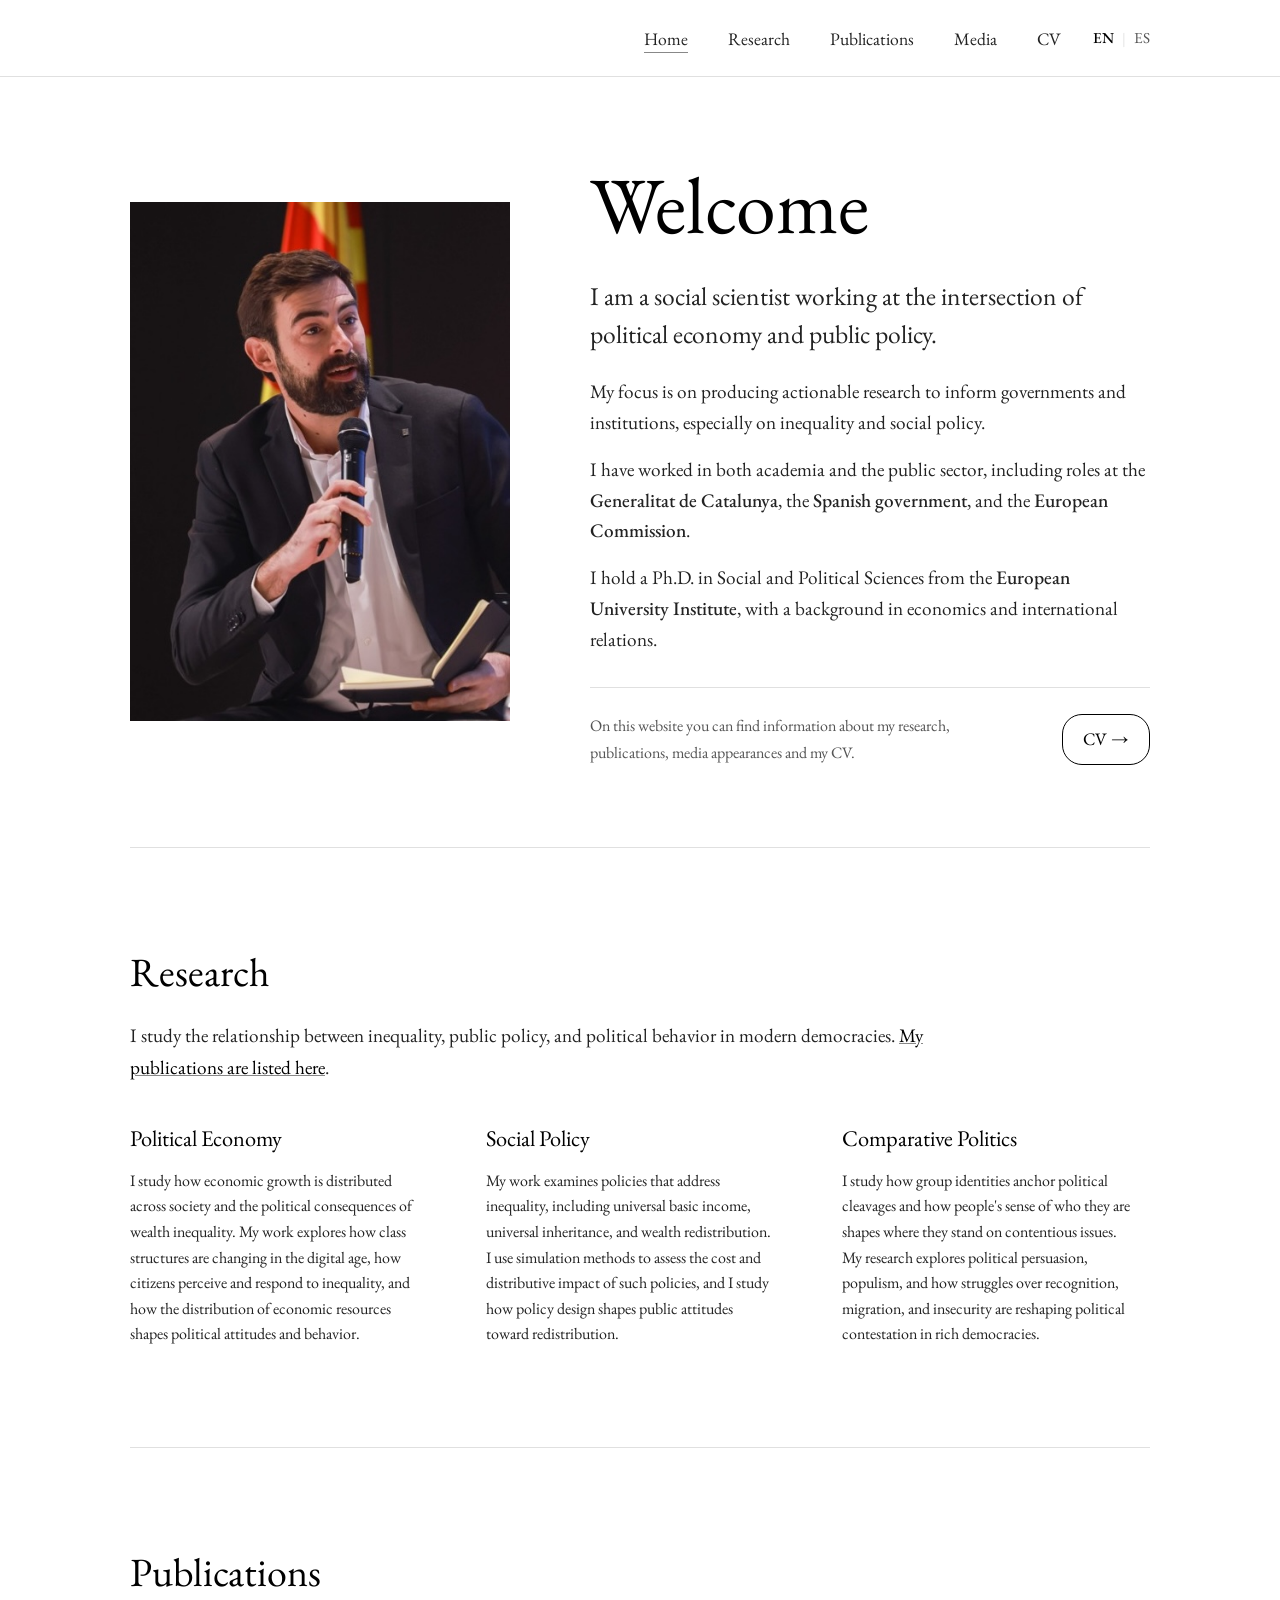
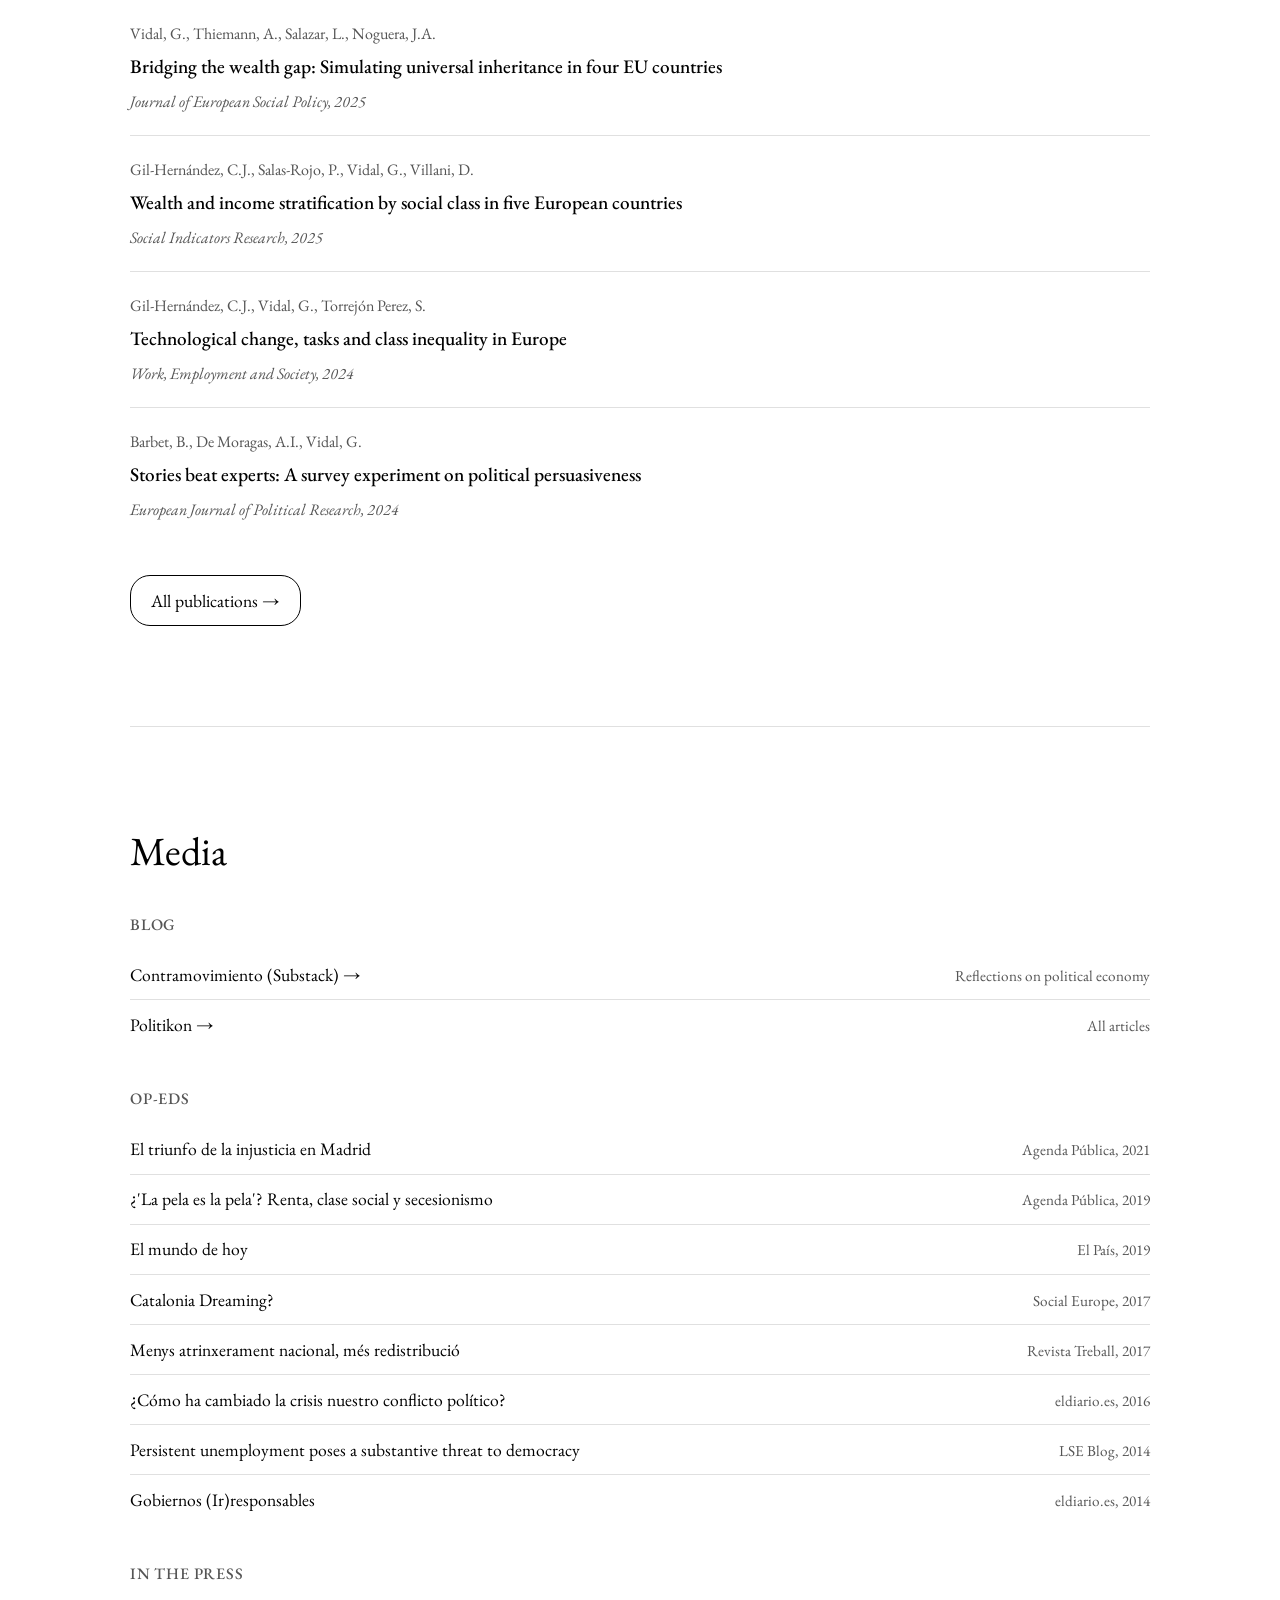
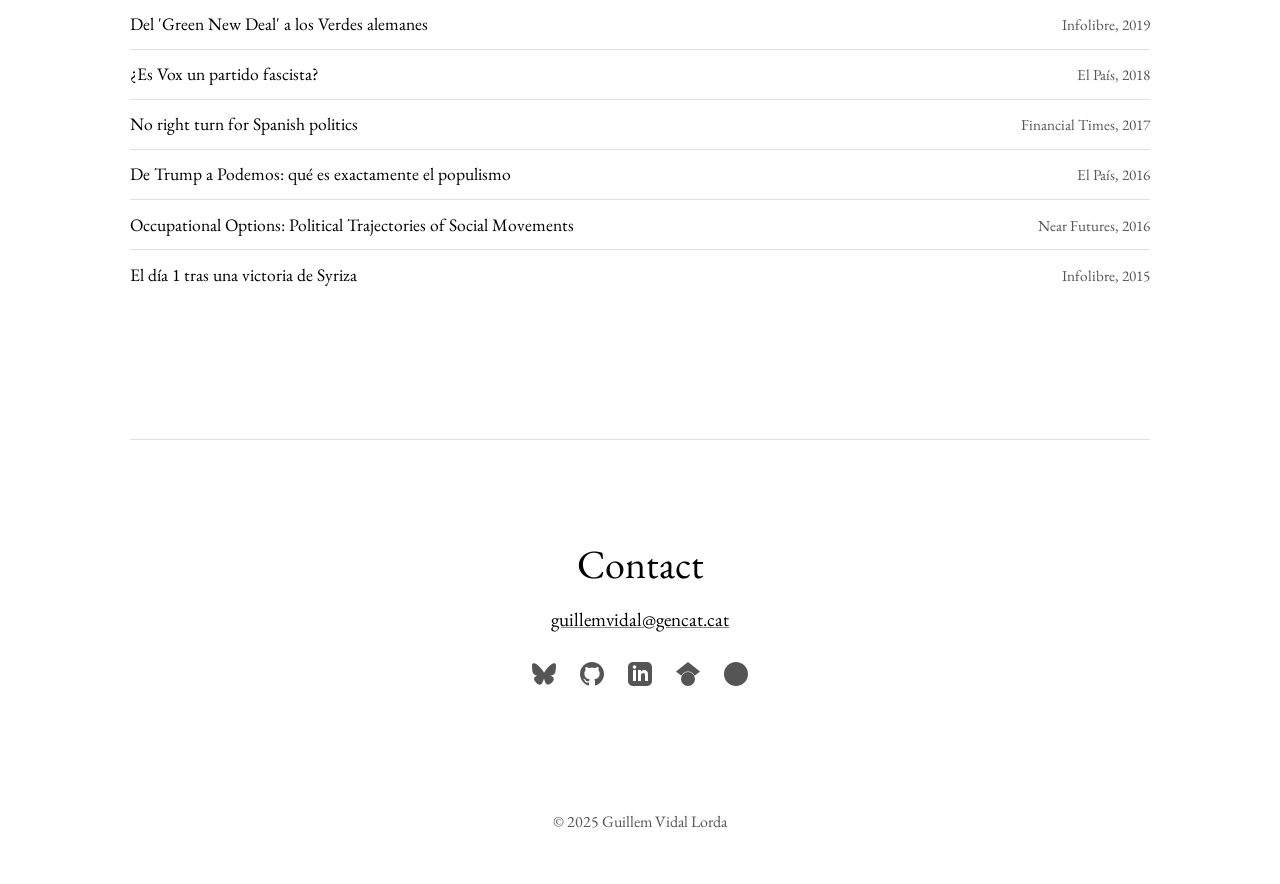
<file: static-site/index.html>
<!DOCTYPE html>
<html lang="en">
<head>
    <meta charset="UTF-8">
    <meta name="viewport" content="width=device-width, initial-scale=1.0">
    <title>Guillem Vidal Lorda</title>
    <meta name="description" content="Social scientist and policy advisor working at the intersection of political economy and public policy.">

    <!-- Fonts -->
    <link rel="preconnect" href="https://fonts.googleapis.com">
    <link rel="preconnect" href="https://fonts.gstatic.com" crossorigin>
    <link href="https://fonts.googleapis.com/css2?family=EB+Garamond:ital,wght@0,400;0,500;0,600;1,400&display=swap" rel="stylesheet">

    <link rel="stylesheet" href="style.css">
</head>
<body>
    <header>
        <nav>
            <ul class="nav-menu">
                <li><a href="#about" class="active" data-en="Home" data-es="Inicio">Home</a></li>
                <li><a href="#research" data-en="Research" data-es="Investigación">Research</a></li>
                <li><a href="#publications" data-en="Publications" data-es="Publicaciones">Publications</a></li>
                <li><a href="#media" data-en="Media" data-es="Medios">Media</a></li>
                <li><a href="uploads/resume.pdf">CV</a></li>
            </ul>
            <div class="lang-toggle">
                <button class="lang-btn active" data-lang="en">EN</button>
                <span class="lang-sep">|</span>
                <button class="lang-btn" data-lang="es">ES</button>
            </div>
        </nav>
    </header>

    <main>
        <!-- Welcome/Bio Section -->
        <section id="about" class="bio-section">
            <div class="bio-container">
                <div class="bio-image">
                    <img src="avatar.jpg" alt="Guillem Vidal Lorda">
                </div>
                <div class="bio-content">
                    <h1 data-en="Welcome" data-es="Bienvenido">Welcome</h1>
                    <p class="intro-text" data-en="I am a social scientist working at the intersection of political economy and public policy." data-es="Soy un científico social que trabaja en la intersección de la economía política y las políticas públicas.">I am a social scientist working at the intersection of political economy and public policy.</p>
                    <p class="intro-subtext" data-en="My focus is on producing actionable research to inform governments and institutions, especially on inequality and social policy." data-es="Mi enfoque es producir investigación aplicada para informar a gobiernos e instituciones, especialmente sobre desigualdad y política social.">My focus is on producing actionable research to inform governments and institutions, especially on inequality and social policy.</p>
                    <p class="intro-subtext" data-en="I have worked in both academia and the public sector, including roles at the <strong>Generalitat de Catalunya</strong>, the <strong>Spanish government</strong>, and the <strong>European Commission</strong>." data-es="He trabajado tanto en el ámbito académico como en el sector público, incluyendo roles en la <strong>Generalitat de Catalunya</strong>, el <strong>Gobierno de España</strong> y la <strong>Comisión Europea</strong>.">I have worked in both academia and the public sector, including roles at the <strong>Generalitat de Catalunya</strong>, the <strong>Spanish government</strong>, and the <strong>European Commission</strong>.</p>
                    <p class="intro-subtext" data-en="I hold a Ph.D. in Social and Political Sciences from the <strong>European University Institute</strong>, with a background in economics and international relations." data-es="Tengo un doctorado en Ciencias Sociales y Políticas por el <strong>Instituto Universitario Europeo</strong>, con formación en economía y relaciones internacionales.">I hold a Ph.D. in Social and Political Sciences from the <strong>European University Institute</strong>, with a background in economics and international relations.</p>
                    <div class="bio-footer">
                        <p class="bio-note" data-en="On this website you can find information about my research, publications, media appearances and my CV." data-es="En esta web puedes encontrar información sobre mi investigación, publicaciones, apariciones en medios y mi CV.">On this website you can find information about my research, publications, media appearances and my CV.</p>
                        <a href="uploads/resume.pdf" class="btn">CV &rarr;</a>
                    </div>
                </div>
            </div>
        </section>

        <!-- Research Section -->
        <section id="research" class="research-section">
            <h2 data-en="Research" data-es="Investigación">Research</h2>
            <p class="section-intro" data-en="I study the relationship between inequality, public policy, and political behavior in modern democracies. <a href='#publications'>My publications are listed here</a>." data-es="Estudio la relación entre desigualdad, políticas públicas y comportamiento político en las democracias modernas. <a href='#publications'>Mis publicaciones están listadas aquí</a>.">I study the relationship between inequality, public policy, and political behavior in modern democracies. <a href="#publications">My publications are listed here</a>.</p>

            <div class="research-grid">
                <div class="research-block">
                    <h3 data-en="Political Economy" data-es="Economía Política">Political Economy</h3>
                    <p data-en="I study how economic growth is distributed across society and the political consequences of wealth inequality. My work explores how class structures are changing in the digital age, how citizens perceive and respond to inequality, and how the distribution of economic resources shapes political attitudes and behavior." data-es="Estudio cómo se distribuye el crecimiento económico en la sociedad y las consecuencias políticas de la desigualdad de riqueza. Mi trabajo explora cómo están cambiando las estructuras de clase en la era digital, cómo los ciudadanos perciben y responden a la desigualdad, y cómo la distribución de recursos económicos configura las actitudes y el comportamiento político.">I study how economic growth is distributed across society and the political consequences of wealth inequality. My work explores how class structures are changing in the digital age, how citizens perceive and respond to inequality, and how the distribution of economic resources shapes political attitudes and behavior.</p>
                </div>

                <div class="research-block">
                    <h3 data-en="Social Policy" data-es="Política Social">Social Policy</h3>
                    <p data-en="My work examines policies that address inequality, including universal basic income, universal inheritance, and wealth redistribution. I use simulation methods to assess the cost and distributive impact of such policies, and I study how policy design shapes public attitudes toward redistribution." data-es="Mi trabajo examina las políticas que abordan la desigualdad, incluyendo la renta básica universal, la herencia universal y la redistribución de la riqueza. Utilizo métodos de simulación para evaluar el coste y el impacto distributivo de estas políticas, y estudio cómo el diseño de políticas configura las actitudes públicas hacia la redistribución.">My work examines policies that address inequality, including universal basic income, universal inheritance, and wealth redistribution. I use simulation methods to assess the cost and distributive impact of such policies, and I study how policy design shapes public attitudes toward redistribution.</p>
                </div>

                <div class="research-block">
                    <h3 data-en="Comparative Politics" data-es="Política Comparada">Comparative Politics</h3>
                    <p data-en="I study how group identities anchor political cleavages and how people's sense of who they are shapes where they stand on contentious issues. My research explores political persuasion, populism, and how struggles over recognition, migration, and insecurity are reshaping political contestation in rich democracies." data-es="Estudio cómo las identidades grupales anclan los clivajes políticos y cómo el sentido de identidad de las personas configura su posición en temas controvertidos. Mi investigación explora la persuasión política, el populismo y cómo las luchas por el reconocimiento, la migración y la inseguridad están reconfigurando la contestación política en las democracias ricas.">I study how group identities anchor political cleavages and how people's sense of who they are shapes where they stand on contentious issues. My research explores political persuasion, populism, and how struggles over recognition, migration, and insecurity are reshaping political contestation in rich democracies.</p>
                </div>
            </div>
        </section>

        <!-- Publications Section -->
        <section id="publications" class="publications-section">
            <h2 data-en="Publications" data-es="Publicaciones">Publications</h2>

            <div class="publication-list">
                <article class="publication">
                    <a href="https://journals.sagepub.com/doi/abs/10.1177/09589287241311147" target="_blank">
                        <p class="pub-authors">Vidal, G., Thiemann, A., Salazar, L., Noguera, J.A.</p>
                        <p class="pub-title">Bridging the wealth gap: Simulating universal inheritance in four EU countries</p>
                        <p class="pub-venue">Journal of European Social Policy, 2025</p>
                    </a>
                </article>

                <article class="publication">
                    <a href="https://link.springer.com/article/10.1007/s11205-025-03532-x" target="_blank">
                        <p class="pub-authors">Gil-Hernández, C.J., Salas-Rojo, P., Vidal, G., Villani, D.</p>
                        <p class="pub-title">Wealth and income stratification by social class in five European countries</p>
                        <p class="pub-venue">Social Indicators Research, 2025</p>
                    </a>
                </article>

                <article class="publication">
                    <a href="https://journals.sagepub.com/doi/10.1177/09500170231155783" target="_blank">
                        <p class="pub-authors">Gil-Hernández, C.J., Vidal, G., Torrejón Perez, S.</p>
                        <p class="pub-title">Technological change, tasks and class inequality in Europe</p>
                        <p class="pub-venue">Work, Employment and Society, 2024</p>
                    </a>
                </article>

                <article class="publication">
                    <a href="https://ejpr.onlinelibrary.wiley.com/doi/10.1111/1475-6765.12592" target="_blank">
                        <p class="pub-authors">Barbet, B., De Moragas, A.I., Vidal, G.</p>
                        <p class="pub-title">Stories beat experts: A survey experiment on political persuasiveness</p>
                        <p class="pub-venue">European Journal of Political Research, 2024</p>
                    </a>
                </article>
            </div>

            <a href="https://scholar.google.com/citations?user=QOsowRMAAAAJ&hl=en" class="btn" data-en="All publications &rarr;" data-es="Todas las publicaciones &rarr;">All publications &rarr;</a>
        </section>

        <!-- Media Section -->
        <section id="media" class="media-section">
            <h2 data-en="Media" data-es="Medios">Media</h2>

            <div class="media-subsection">
                <h3>Blog</h3>
                <div class="media-list">
                    <article class="media-item">
                        <a href="https://contramovimiento.substack.com" target="_blank">
                            <span class="media-title">Contramovimiento (Substack) &rarr;</span>
                            <span class="media-meta" data-en="Reflections on political economy" data-es="Reflexiones sobre economía política">Reflections on political economy</span>
                        </a>
                    </article>
                    <article class="media-item">
                        <a href="https://politikon.es/author/guillemvidal/" target="_blank">
                            <span class="media-title">Politikon &rarr;</span>
                            <span class="media-meta" data-en="All articles" data-es="Todos los artículos">All articles</span>
                        </a>
                    </article>
                </div>
            </div>

            <div class="media-subsection">
                <h3>Op-eds</h3>
                <div class="media-list">
                    <article class="media-item">
                        <a href="https://agendapublica.es/noticia/17303/triunfo-injusticia-madrid" target="_blank">
                            <span class="media-title">El triunfo de la injusticia en Madrid</span>
                            <span class="media-meta">Agenda Pública, 2021</span>
                        </a>
                    </article>
                    <article class="media-item">
                        <a href="https://agendapublica.es/noticia/13827/pela-es-pela-renta-clase-social-secesionismo" target="_blank">
                            <span class="media-title">¿'La pela es la pela'? Renta, clase social y secesionismo</span>
                            <span class="media-meta">Agenda Pública, 2019</span>
                        </a>
                    </article>
                    <article class="media-item">
                        <a href="https://elpais.com/elpais/2019/03/25/opinion/1553524807_877132.html" target="_blank">
                            <span class="media-title">El mundo de hoy</span>
                            <span class="media-meta">El País, 2019</span>
                        </a>
                    </article>
                    <article class="media-item">
                        <a href="https://www.socialeurope.eu/catalonia-dreaming" target="_blank">
                            <span class="media-title">Catalonia Dreaming?</span>
                            <span class="media-meta">Social Europe, 2017</span>
                        </a>
                    </article>
                    <article class="media-item">
                        <a href="http://revistatreball.cat/menys-atrinxerament-nacional-mes-redistribucio/" target="_blank">
                            <span class="media-title">Menys atrinxerament nacional, més redistribució</span>
                            <span class="media-meta">Revista Treball, 2017</span>
                        </a>
                    </article>
                    <article class="media-item">
                        <a href="http://www.eldiario.es/piedrasdepapel/Conflicto-Politico-Espana-campanas-electorales_6_529207096.html" target="_blank">
                            <span class="media-title">¿Cómo ha cambiado la crisis nuestro conflicto político?</span>
                            <span class="media-meta">eldiario.es, 2016</span>
                        </a>
                    </article>
                    <article class="media-item">
                        <a href="http://blogs.lse.ac.uk/europpblog/2014/03/13/persistent-unemployment-poses-a-substantive-threat-to-democracy-in-southern-european-countries/" target="_blank">
                            <span class="media-title">Persistent unemployment poses a substantive threat to democracy</span>
                            <span class="media-meta">LSE Blog, 2014</span>
                        </a>
                    </article>
                    <article class="media-item">
                        <a href="http://www.eldiario.es/agendapublica/nueva-politica/Gobiernos-Irresponsables_0_320218258.html" target="_blank">
                            <span class="media-title">Gobiernos (Ir)responsables</span>
                            <span class="media-meta">eldiario.es, 2014</span>
                        </a>
                    </article>
                </div>
            </div>

            <div class="media-subsection">
                <h3 data-en="In the press" data-es="En prensa">In the press</h3>
                <div class="media-list">
                    <article class="media-item">
                        <a href="https://www.infolibre.es/noticias/politica/2019/01/30/del_green_new_deal_los_verdes_alemanes_esta_reverdeciendo_ecologismo_politico_mundo_91162_1012.html" target="_blank">
                            <span class="media-title">Del 'Green New Deal' a los Verdes alemanes</span>
                            <span class="media-meta">Infolibre, 2019</span>
                        </a>
                    </article>
                    <article class="media-item">
                        <a href="https://elpais.com/politica/2018/12/05/actualidad/1544044017_653308.html" target="_blank">
                            <span class="media-title">¿Es Vox un partido fascista?</span>
                            <span class="media-meta">El País, 2018</span>
                        </a>
                    </article>
                    <article class="media-item">
                        <a href="https://www.ft.com/content/414246f6-dbe4-11e6-86ac-f253db7791c6" target="_blank">
                            <span class="media-title">No right turn for Spanish politics</span>
                            <span class="media-meta">Financial Times, 2017</span>
                        </a>
                    </article>
                    <article class="media-item">
                        <a href="http://politica.elpais.com/politica/2016/11/14/actualidad/1479150607_282338.html" target="_blank">
                            <span class="media-title">De Trump a Podemos: qué es exactamente el populismo</span>
                            <span class="media-meta">El País, 2016</span>
                        </a>
                    </article>
                    <article class="media-item">
                        <a href="http://nearfuturesonline.org/occupational-options-the-political-trajectories-of-social-movements-in-southern-europeresilientrising-lefts/" target="_blank">
                            <span class="media-title">Occupational Options: Political Trajectories of Social Movements</span>
                            <span class="media-meta">Near Futures, 2016</span>
                        </a>
                    </article>
                    <article class="media-item">
                        <a href="http://www.infolibre.es/noticias/mundo/2015/01/24/una_victoria_syriza_dia_1_27207_1022.html" target="_blank">
                            <span class="media-title">El día 1 tras una victoria de Syriza</span>
                            <span class="media-meta">Infolibre, 2015</span>
                        </a>
                    </article>
                </div>
            </div>
        </section>

        <!-- Contact Section -->
        <section id="contact" class="contact-section">
            <h2 data-en="Contact" data-es="Contacto">Contact</h2>
            <p><a href="mailto:guillemvidal@gencat.cat">guillemvidal@gencat.cat</a></p>
            <div class="social-links">
                <a href="https://bsky.app/profile/guillemvidal.me" aria-label="Bluesky">
                    <svg xmlns="http://www.w3.org/2000/svg" width="24" height="24" viewBox="0 0 24 24" fill="currentColor"><path d="M12 10.8c-1.087-2.114-4.046-6.053-6.798-7.995C2.566.944 1.561 1.266.902 1.565.139 1.908 0 3.08 0 3.768c0 .69.378 5.65.624 6.479.815 2.736 3.713 3.66 6.383 3.364.136-.02.275-.039.415-.056-.138.022-.276.04-.415.056-3.912.58-7.387 2.005-2.83 7.078 5.013 5.19 6.87-1.113 7.823-4.308.953 3.195 2.05 9.271 7.733 4.308 4.267-4.308 1.172-6.498-2.74-7.078a8.741 8.741 0 0 1-.415-.056c.14.017.279.036.415.056 2.67.297 5.568-.628 6.383-3.364.246-.828.624-5.79.624-6.478 0-.69-.139-1.861-.902-2.206-.659-.298-1.664-.62-4.3 1.24C16.046 4.748 13.087 8.687 12 10.8Z"/></svg>
                </a>
                <a href="https://github.com/guillemvidal" aria-label="GitHub">
                    <svg xmlns="http://www.w3.org/2000/svg" width="24" height="24" viewBox="0 0 24 24" fill="currentColor"><path d="M12 0c-6.626 0-12 5.373-12 12 0 5.302 3.438 9.8 8.207 11.387.599.111.793-.261.793-.577v-2.234c-3.338.726-4.033-1.416-4.033-1.416-.546-1.387-1.333-1.756-1.333-1.756-1.089-.745.083-.729.083-.729 1.205.084 1.839 1.237 1.839 1.237 1.07 1.834 2.807 1.304 3.492.997.107-.775.418-1.305.762-1.604-2.665-.305-5.467-1.334-5.467-5.931 0-1.311.469-2.381 1.236-3.221-.124-.303-.535-1.524.117-3.176 0 0 1.008-.322 3.301 1.23.957-.266 1.983-.399 3.003-.404 1.02.005 2.047.138 3.006.404 2.291-1.552 3.297-1.23 3.297-1.23.653 1.653.242 2.874.118 3.176.77.84 1.235 1.911 1.235 3.221 0 4.609-2.807 5.624-5.479 5.921.43.372.823 1.102.823 2.222v3.293c0 .319.192.694.801.576 4.765-1.589 8.199-6.086 8.199-11.386 0-6.627-5.373-12-12-12z"/></svg>
                </a>
                <a href="https://www.linkedin.com/in/guillem-vidal-lorda-5298b7290/" aria-label="LinkedIn">
                    <svg xmlns="http://www.w3.org/2000/svg" width="24" height="24" viewBox="0 0 24 24" fill="currentColor"><path d="M19 0h-14c-2.761 0-5 2.239-5 5v14c0 2.761 2.239 5 5 5h14c2.762 0 5-2.239 5-5v-14c0-2.761-2.238-5-5-5zm-11 19h-3v-11h3v11zm-1.5-12.268c-.966 0-1.75-.79-1.75-1.764s.784-1.764 1.75-1.764 1.75.79 1.75 1.764-.783 1.764-1.75 1.764zm13.5 12.268h-3v-5.604c0-3.368-4-3.113-4 0v5.604h-3v-11h3v1.765c1.396-2.586 7-2.777 7 2.476v6.759z"/></svg>
                </a>
                <a href="https://scholar.google.com/citations?user=QOsowRMAAAAJ&hl=en" aria-label="Google Scholar">
                    <svg xmlns="http://www.w3.org/2000/svg" width="24" height="24" viewBox="0 0 24 24" fill="currentColor"><path d="M5.242 13.769L0 9.5 12 0l12 9.5-5.242 4.269C17.548 11.249 14.978 9.5 12 9.5c-2.977 0-5.548 1.748-6.758 4.269zM12 10a7 7 0 1 0 0 14 7 7 0 0 0 0-14z"/></svg>
                </a>
                <a href="https://orcid.org/0000-0002-3407-4230" aria-label="ORCID">
                    <svg xmlns="http://www.w3.org/2000/svg" width="24" height="24" viewBox="0 0 24 24" fill="currentColor"><path d="M12 0c-6.627 0-12 5.373-12 12s5.373 12 12 12 12-5.373 12-12-5.373-12-12-12zm-4.351 8.018h-.809v7.164h.809v-7.164zm-.405-2.472c-.349 0-.633.283-.633.632 0 .349.284.633.633.633.348 0 .632-.284.632-.633 0-.349-.284-.632-.632-.632zm5.329 2.472h-2.18v7.164h.823v-2.669h1.305c1.213 0 2.071-.796 2.071-2.25 0-1.452-.858-2.245-2.019-2.245zm-.073 3.714h-1.284v-2.957h1.284c.771 0 1.268.48 1.268 1.479 0 .999-.497 1.478-1.268 1.478z"/></svg>
                </a>
            </div>
        </section>
    </main>

    <footer>
        <p>&copy; 2025 Guillem Vidal Lorda</p>
    </footer>

    <script>
        // Language toggle
        const langBtns = document.querySelectorAll('.lang-btn');
        let currentLang = 'en';

        langBtns.forEach(btn => {
            btn.addEventListener('click', () => {
                const lang = btn.dataset.lang;
                if (lang === currentLang) return;

                currentLang = lang;
                document.documentElement.lang = lang;

                // Update active button
                langBtns.forEach(b => b.classList.remove('active'));
                btn.classList.add('active');

                // Update all translatable elements
                document.querySelectorAll('[data-en][data-es]').forEach(el => {
                    el.innerHTML = el.dataset[lang];
                });
            });
        });

        // Active nav link on scroll
        const sections = document.querySelectorAll('section[id]');
        const navLinks = document.querySelectorAll('.nav-menu a');

        window.addEventListener('scroll', () => {
            let current = '';
            sections.forEach(section => {
                const sectionTop = section.offsetTop;
                if (scrollY >= sectionTop - 100) {
                    current = section.getAttribute('id');
                }
            });

            navLinks.forEach(link => {
                link.classList.remove('active');
                if (link.getAttribute('href') === '#' + current) {
                    link.classList.add('active');
                }
            });
        });
    </script>
</body>
</html>
</file>
<file: static-site/style.css>
/* Reset and base styles */
*, *::before, *::after {
    box-sizing: border-box;
    margin: 0;
    padding: 0;
}

:root {
    --color-primary: #000000;
    --color-text: #222222;
    --color-muted: #555555;
    --color-light: #888888;
    --color-border: #e0e0e0;
    --color-hover: #888888;
    --color-bg: #ffffff;

    /* Single elegant serif font for everything */
    --font-main: 'EB Garamond', Georgia, 'Times New Roman', serif;

    --max-width: 1100px;
    --spacing-base: 40px;
    --spacing-section: 100px;
}

html {
    scroll-behavior: smooth;
}

body {
    font-family: var(--font-main);
    font-size: 21px;
    font-weight: 400;
    line-height: 1.7;
    color: var(--color-text);
    background-color: var(--color-bg);
    -webkit-font-smoothing: antialiased;
    -moz-osx-font-smoothing: grayscale;
}

/* Typography - all same font, different sizes */
h1, h2, h3, h4, h5, h6 {
    font-family: var(--font-main);
    font-weight: 400;
    color: var(--color-primary);
    line-height: 1.2;
}

h1 {
    font-size: 4.5rem;
    margin-bottom: 2rem;
}

h2 {
    font-size: 2.5rem;
    margin-bottom: 1.5rem;
}

h3 {
    font-size: 1.3rem;
    font-weight: 500;
    margin-bottom: 0.75rem;
}

p {
    margin-bottom: 1rem;
}

a {
    color: var(--color-primary);
    text-decoration: none;
    transition: all 0.2s ease;
}

a:hover {
    text-decoration: underline;
    text-decoration-color: var(--color-hover);
}

strong {
    font-weight: 500;
}

em {
    font-style: italic;
}

/* Header & Navigation */
header {
    position: sticky;
    top: 0;
    background: var(--color-bg);
    border-bottom: 1px solid var(--color-border);
    z-index: 100;
}

nav {
    max-width: var(--max-width);
    margin: 0 auto;
    padding: 1.25rem var(--spacing-base);
    display: flex;
    justify-content: flex-end;
    align-items: center;
    gap: 2rem;
}

/* Language Toggle */
.lang-toggle {
    display: flex;
    align-items: center;
    gap: 0.5rem;
}

.lang-btn {
    font-family: var(--font-main);
    font-size: 0.95rem;
    background: none;
    border: none;
    color: var(--color-muted);
    cursor: pointer;
    padding: 0;
    transition: color 0.2s ease;
}

.lang-btn:hover {
    color: var(--color-primary);
}

.lang-btn.active {
    color: var(--color-primary);
    font-weight: 500;
}

.lang-sep {
    color: var(--color-border);
    font-size: 0.9rem;
}

.nav-menu {
    list-style: none;
    display: flex;
    gap: 2.5rem;
}

.nav-menu a {
    font-size: 1.1rem;
    color: var(--color-text);
    text-decoration: none;
    padding-bottom: 2px;
    border-bottom: 1px solid transparent;
}

.nav-menu a:hover {
    text-decoration: none;
    border-bottom: 1px solid var(--color-hover);
}

.nav-menu a.active {
    border-bottom: 1px solid var(--color-hover);
}

/* Main content */
main {
    max-width: var(--max-width);
    margin: 0 auto;
    padding: 0 var(--spacing-base);
}

section {
    padding: var(--spacing-section) 0;
    border-bottom: 1px solid var(--color-border);
}

section:last-of-type {
    border-bottom: none;
}

/* Bio Section */
.bio-section {
    padding-top: 80px;
    padding-bottom: 80px;
}

.bio-container {
    display: flex;
    gap: 80px;
    align-items: center;
}

.bio-image {
    flex-shrink: 0;
    width: 380px;
}

.bio-image img {
    width: 100%;
    height: auto;
    display: block;
}

.bio-content {
    flex: 1;
}

.bio-content h1 {
    font-size: 5rem;
    font-weight: 400;
    margin-bottom: 1.5rem;
}

.intro-text {
    font-size: 1.6rem;
    line-height: 1.5;
    margin-bottom: 1.5rem;
    font-weight: 400;
}

.intro-subtext {
    font-size: 1.2rem;
    line-height: 1.6;
    margin-bottom: 1rem;
}

.bio-footer {
    border-top: 1px solid var(--color-border);
    padding-top: 1.5rem;
    margin-top: 2rem;
    display: flex;
    justify-content: space-between;
    align-items: center;
    gap: 2rem;
}

.bio-note {
    font-size: 1rem;
    color: var(--color-muted);
    margin-bottom: 0;
    flex: 1;
}

/* Button */
.btn {
    display: inline-block;
    padding: 0.6rem 1.25rem;
    font-size: 1.1rem;
    font-family: var(--font-main);
    color: var(--color-primary);
    background: transparent;
    border: 1px solid var(--color-primary);
    border-radius: 20px;
    text-decoration: none;
    transition: all 0.2s ease;
    white-space: nowrap;
}

.btn:hover {
    background: var(--color-primary);
    color: var(--color-bg);
    text-decoration: none;
}

/* Research Section */
.research-section h2 {
    margin-bottom: 1.5rem;
}

.section-intro {
    font-size: 1.2rem;
    margin-bottom: 2.5rem;
    max-width: 800px;
}

.section-intro a {
    text-decoration: underline;
    text-decoration-color: var(--color-hover);
}

/* Research Grid - 3 columns like Linus */
.research-grid {
    display: grid;
    grid-template-columns: repeat(3, 1fr);
    gap: 3rem;
}

.research-block {
    padding-right: 1rem;
}

.research-block h3 {
    font-size: 1.4rem;
    font-weight: 400;
    margin-bottom: 1rem;
}

.research-block p {
    font-size: 1rem;
    line-height: 1.6;
    color: var(--color-text);
    margin-bottom: 0;
}

/* Publications Section */
.publication-list {
    margin-bottom: 2rem;
}

.publication {
    padding: 1.25rem 0;
    border-bottom: 1px solid var(--color-border);
}

.publication:first-child {
    padding-top: 0;
}

.publication:last-child {
    border-bottom: none;
}

.pub-authors {
    font-size: 1rem;
    color: var(--color-muted);
    margin-bottom: 0.25rem;
}

.pub-title {
    font-size: 1.2rem;
    font-weight: 500;
    color: var(--color-primary);
    margin-bottom: 0.25rem;
}

.pub-venue {
    font-size: 1rem;
    font-style: italic;
    color: var(--color-muted);
    margin-bottom: 0;
}

/* Media Section */
.media-section h2 {
    margin-bottom: 2.5rem;
}

.media-subsection {
    margin-bottom: 2.5rem;
}

.media-subsection h3 {
    font-size: 1rem;
    font-weight: 500;
    text-transform: uppercase;
    letter-spacing: 0.05em;
    color: var(--color-muted);
    margin-bottom: 1rem;
}

.media-list {
    display: grid;
    gap: 0;
}

.media-item {
    border-bottom: 1px solid var(--color-border);
}

.media-item:last-child {
    border-bottom: none;
}

.media-item a {
    display: flex;
    justify-content: space-between;
    align-items: baseline;
    padding: 0.6rem 0;
    text-decoration: none;
    gap: 1rem;
}

.media-item a:hover {
    text-decoration: none;
}

.media-item a:hover .media-title {
    text-decoration: underline;
    text-decoration-color: var(--color-hover);
}

.media-title {
    font-size: 1.1rem;
    color: var(--color-primary);
    flex: 1;
}

.media-meta {
    font-size: 0.95rem;
    color: var(--color-muted);
    white-space: nowrap;
}

/* Contact Section */
.contact-section {
    text-align: center;
    padding-bottom: 80px;
}

.contact-section h2 {
    margin-bottom: 1rem;
}

.contact-section > p {
    font-size: 1.2rem;
    margin-bottom: 1.5rem;
}

.contact-section > p a {
    text-decoration: underline;
    text-decoration-color: var(--color-hover);
}

.social-links {
    display: flex;
    justify-content: center;
    gap: 1.5rem;
}

.social-links a {
    color: var(--color-muted);
    text-decoration: none;
    transition: color 0.2s ease;
}

.social-links a:hover {
    color: var(--color-primary);
    text-decoration: none;
}

.social-links svg {
    width: 24px;
    height: 24px;
}

/* Footer */
footer {
    max-width: var(--max-width);
    margin: 0 auto;
    padding: 2rem var(--spacing-base);
    text-align: center;
    font-size: 1rem;
    color: var(--color-muted);
}

/* Responsive */
@media (max-width: 900px) {
    :root {
        --spacing-section: 60px;
        --spacing-base: 24px;
    }

    body {
        font-size: 18px;
    }

    h1 {
        font-size: 2.5rem;
    }

    .bio-container {
        flex-direction: column;
        gap: 2rem;
    }

    .bio-image {
        width: 100%;
        max-width: 300px;
    }

    .bio-content h1 {
        font-size: 2.5rem;
    }

    .intro-text {
        font-size: 1.25rem;
    }

    .intro-subtext {
        font-size: 1.1rem;
    }

    .bio-footer {
        flex-direction: column;
        align-items: flex-start;
        gap: 1rem;
    }

    nav {
        justify-content: space-between;
        gap: 1rem;
    }

    .nav-menu {
        gap: 1rem;
        flex-wrap: nowrap;
    }

    .nav-menu a {
        font-size: 0.95rem;
    }

    .lang-btn {
        font-size: 0.85rem;
    }

    .research-grid {
        grid-template-columns: 1fr;
        gap: 2rem;
    }

    .research-block {
        padding-right: 0;
        padding-bottom: 2rem;
        border-bottom: 1px solid var(--color-border);
    }

    .research-block:last-child {
        border-bottom: none;
        padding-bottom: 0;
    }

    .media-item a {
        flex-direction: column;
        gap: 0.25rem;
    }

    .media-meta {
        font-size: 0.9rem;
    }
}
</file>
